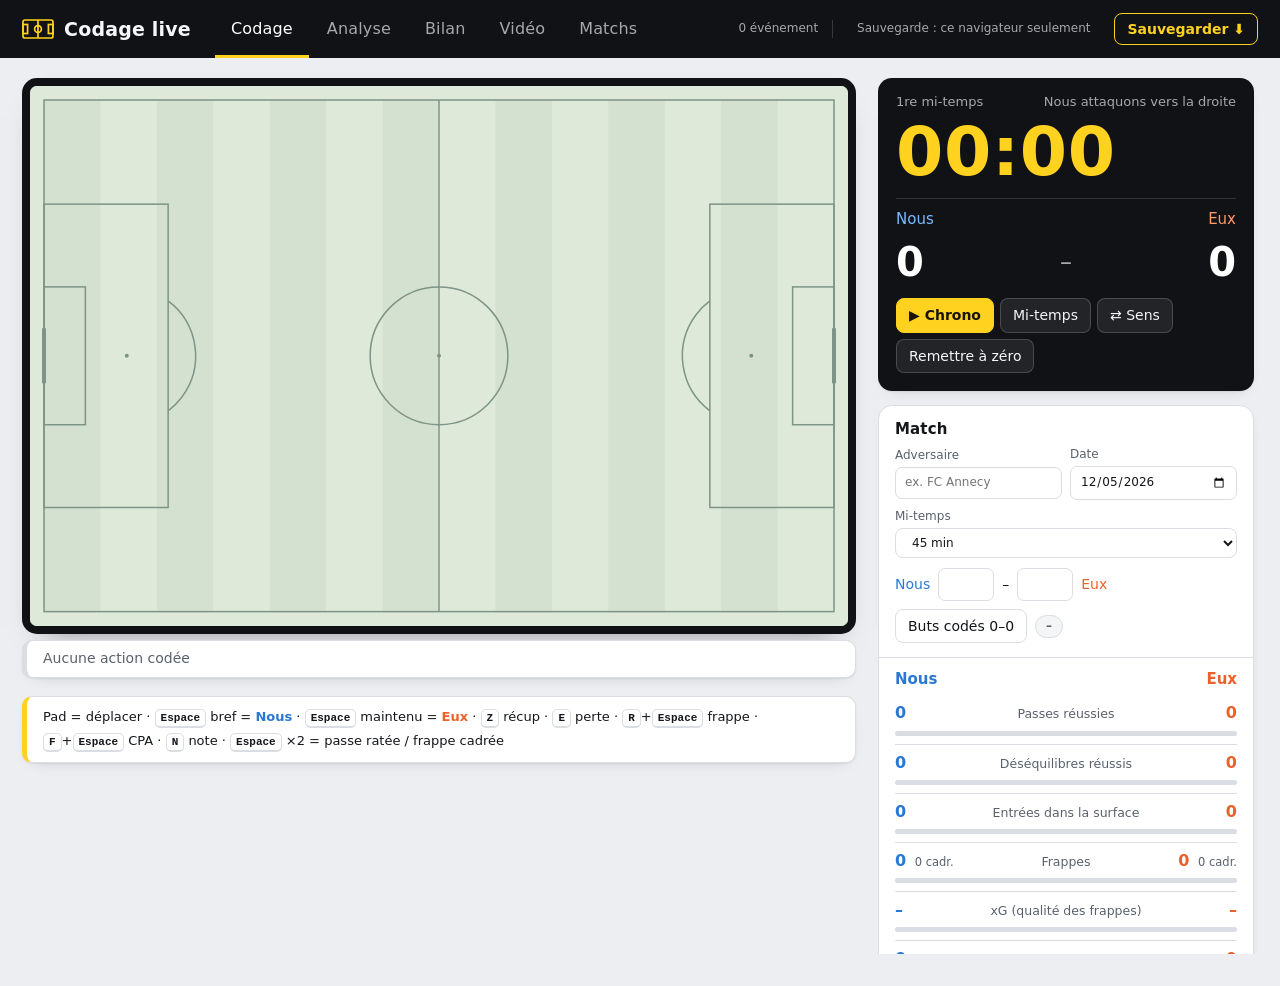
<file: index.html>
<!DOCTYPE html>
<html lang="fr">
<head>
<meta charset="utf-8">
<meta name="viewport" content="width=device-width, initial-scale=1">
<title>Codage live — Match</title>
<link rel="manifest" href="manifest.webmanifest">
<meta name="theme-color" content="#111215">
<link rel="icon" href="icons/icon-192.png">
<link rel="stylesheet" href="css/style.css">
</head>
<body>
<header>
  <h1><svg class="mark" viewBox="0 0 32 20" aria-hidden="true"><rect x="1" y="1" width="30" height="18" rx="2"/><line x1="16" y1="1" x2="16" y2="19"/><circle cx="16" cy="10" r="3.4"/><rect x="1" y="5.5" width="4.6" height="9"/><rect x="26.4" y="5.5" width="4.6" height="9"/></svg>Codage live</h1>
  <nav>
    <button id="tab-live" class="tab on">Codage</button>
    <button id="tab-analysis" class="tab">Analyse</button>
    <button id="tab-bilan" class="tab">Bilan</button>
    <button id="tab-video" class="tab">Vidéo</button>
    <button id="tab-matches" class="tab">Matchs</button>
  </nav>
  <span id="count" class="sub"></span>
  <span id="save-state" class="sub save"></span>
  <button id="btn-save-top" class="ghost" title="Télécharge toutes les parties dans un fichier de sauvegarde (JSON)">Sauvegarder ⬇</button>
  <span id="flash" class="flash"></span>
</header>

<main id="view-live">
  <section class="stage">
    <canvas id="live"></canvas>
    <p id="last" class="last none"></p>
    <div id="note-box" class="note-box" hidden><b id="note-t"></b><input id="note-in" type="text" maxlength="200" autocomplete="off" placeholder="Note (ex. bloc trop bas) — Entrée = garder · Échap = annuler"></div>
    <p id="hint" class="hint"></p>
  </section>
  <aside>
    <div class="board">
      <div class="board-top"><span id="half"></span><span id="dir"></span></div>
      <div id="clock" class="clock">00:00</div>
      <div class="scoreline"><span class="sl-t n">Nous</span><b id="sb-n">0</b><i>–</i><b id="sb-e">0</b><span class="sl-t e">Eux</span></div>
      <div class="row">
        <button id="btn-clock" class="pri">▶ Chrono</button>
        <button id="btn-half">Mi-temps</button>
        <button id="btn-flip" title="Inverser le sens du terrain">⇄ Sens</button>
        <button id="btn-zero" title="Efface les événements, le score et le chrono de CE match">Remettre à zéro</button>
      </div>
    </div>
    <div class="sheet">
      <section class="matchcard">
        <h2>Match</h2>
        <div class="fields">
          <label>Adversaire <input id="m-adv" type="text" placeholder="ex. FC Annecy" autocomplete="off"></label>
          <label>Date <input id="m-date" type="date"></label>
          <label title="Durée d'une mi-temps : la 2e commence à ce temps au chrono (courbes et vidéo en tiennent compte)">Mi-temps <select id="m-hmin"></select></label>
        </div>
        <div class="fields score">
          <span class="n">Nous</span><input id="m-sn" type="number" min="0" max="30" inputmode="numeric">
          <span>–</span><input id="m-se" type="number" min="0" max="30" inputmode="numeric"><span class="e">Eux</span>
          <button id="m-fill" title="Reprendre les buts codés comme score">Buts codés</button>
          <span id="m-res" class="badge"></span>
        </div>
      </section>
      <section><div id="live-stats"></div></section>
      <section id="notes-sec" hidden><h2>Notes</h2><ul id="notes" class="recent notes"></ul></section>
      <section><h2>Derniers événements</h2><ul id="recent" class="recent"></ul>
        <div class="row">
          <button id="btn-undo">Annuler (Ctrl+Z)</button>
          <button id="btn-redo" disabled>Rétablir (Ctrl+Y)</button>
        </div>
      </section>
      <details class="fold" open><summary>Raccourcis</summary><table class="legend"><tbody id="legend"></tbody></table></details>
      <details class="fold">
        <summary>Données et sauvegardes</summary>
        <p class="sub" id="save-note">Sauvegarde automatique à chaque événement.</p>
        <div class="row">
          <button id="btn-dl-csv">Télécharger CSV</button>
          <button id="btn-dl-all">Sauvegarde complète (JSON)</button>
          <button id="btn-import" title="Recharger une sauvegarde JSON (autre appareil, autre version de l'outil)">Importer une sauvegarde</button>
          <input id="file-import" type="file" accept=".json,application/json" hidden>
          <button id="btn-json">Copier JSON</button>
          <button id="btn-csv">Copier CSV</button>
          <button id="btn-reset">Nouveau match</button>
        </div>
      </details>
    </div>
  </aside>
</main>

<main id="view-analysis" hidden>
  <div class="filters">
    <div id="an-presets" class="chips"></div>
    <label>Filtre <select id="f-result"><option value="all">toutes</option><option value="ok">réussies</option><option value="ko">manquées</option></select></label>
    <label>Période <select id="f-half"><option value="0">match entier</option><option value="1">1re mi-temps</option><option value="2">2e mi-temps</option></select></label>
  </div>
  <details class="howto"><summary>Comment lire ces cartes</summary>
  <p class="sub keyline">Nous attaquons toujours vers la droite. Pointillé = raté. Croix rouge = perte de Nous (= récup d'Eux), croix bleue = perte d'Eux (= récup de Nous). Clique une petite carte pour l'agrandir.</p>
  <p id="diff-key" class="sub keyline" hidden>Carte sûr / à risque — <b>couleur</b> : <b class="n">bleu</b> = zone plus sûre que la moyenne · gris = dans la moyenne · <b style="color:var(--perte)">rouge</b> = plus de pertes que la moyenne. <b>Intensité</b> = volume : une zone à 2 passes reste invisible, une zone à 70 passes ressort fort.</p>
  <p id="duel-key" class="sub keyline" hidden>Erreurs techniques = passes ou conduites ratées : « Nos pertes » = nos ballons perdus ainsi, « Nos récupérations » = ceux que l'adversaire perd ainsi. Duels = ce que tu codes avec <kbd>Z</kbd> (gagné) et <kbd>E</kbd> (perdu). Carte des duels — <b class="n">bleu / froid</b> = on y gagne plus de duels que d'habitude · gris = dans la moyenne · <b style="color:var(--perte)">rouge / chaud</b> = on y en perd plus. Petits points = chaque duel. Intensité = nombre de duels.</p>
  </details>
  <div id="an-grid" class="maps"></div>
  <details id="an-det" class="card"><summary>Tableaux par zones (4 zones × 5 couloirs)</summary>
    <div class="maps two">
      <section><h2>Nous</h2><div id="zones-n" class="zones"></div></section>
      <section><h2>Eux</h2><div id="zones-e" class="zones"></div></section>
    </div>
  </details>
  <section class="card"><div id="an-stats"></div></section>
</main>

<main id="view-bilan" hidden>
  <div class="filters">
    <label>Période <select id="b-half"><option value="0">match entier</option><option value="1">1re mi-temps</option><option value="2">2e mi-temps</option></select></label>
    <button id="btn-bilan-copy">Copier le bilan</button>
    <span class="sub">✓ point positif · ⚠ à surveiller · • info. Lecture automatique des chiffres codés : à toi de juger.</span>
    <span id="bi-note" class="sub"></span>
  </div>
  <section class="card wide">
    <h2>Momentum : qui domine, minute après minute</h2>
    <div class="filters">
      <label>Fenêtre <select id="mo-win"><option value="3">3 min</option><option value="5" selected>5 min</option><option value="10">10 min</option></select></label>
      <span class="sub"><b class="n">■</b> avantage Nous · <b class="e">■</b> avantage Eux · ○ but</span>
    </div>
    <div id="mo-chart"></div><p id="mo-note" class="sub"></p><p id="mo-rule" class="sub"></p>
  </section>
  <section class="card"><div id="bi-stats"></div></section>
  <section class="card">
    <h2>Évolution par tranches de 15 min</h2>
    <div class="filters">
      <label>Indicateur <select id="t-metric">
        <option value="deseq">Déséquilibres réussis</option><option value="shots">Frappes</option>
        <option value="perte">Pertes de balle</option><option value="recup">Récupérations</option></select></label>
      <span class="sub"><b class="n">■</b> Nous · <b class="e">■</b> Eux</span>
    </div>
    <div id="t-chart"></div><p id="t-note" class="sub"></p>
  </section>
  <div class="bilan">
    <section class="card"><h2>Notre jeu</h2><ul id="bi-nous" class="insights"></ul></section>
    <section class="card"><h2>Leur jeu</h2><ul id="bi-eux" class="insights"></ul></section>
    <section class="card"><h2>Nous face à Eux</h2><ul id="bi-duel" class="insights"></ul></section>
    <section class="card" id="bi-notes-sec" hidden><h2>Notes du match</h2><ul id="bi-notes" class="recent notes"></ul></section>
  </div>
</main>

<main id="view-video" hidden>
  <div class="vd-wrap">
    <section class="card vd-main">
      <div class="row vd-top">
        <button id="vd-open" class="pri">Ouvrir la vidéo du match</button>
        <input id="vd-input" type="file" accept="video/*" hidden>
        <span id="vd-file" class="sub"></span>
      </div>
      <div id="vd-stage" class="vd-stage"><video id="vd" controls preload="metadata"></video><canvas id="dr-canvas"></canvas></div>
      <div id="dr-bar" class="row dr-bar" hidden>
        <span class="sub">Glisse sur l'image :</span>
        <button data-tool="arrow">➜ Flèche</button><button data-tool="dash">⇢ Course (pointillé)</button><button data-tool="line">— Trait</button><button data-tool="circle">◯ Cercle</button>
        <button data-color="jaune" class="sw" style="--c:#ffd21f" title="Jaune"></button><button data-color="rouge" class="sw" style="--c:#ff3b3b" title="Rouge"></button><button data-color="bleu" class="sw" style="--c:#3d8ce8" title="Bleu"></button><button data-color="blanc" class="sw" style="--c:#ffffff" title="Blanc"></button>
        <button data-act="undo">↶ Retirer le dernier</button><button data-act="clear">Tout effacer</button>
      </div>
      <div class="row">
        <button id="vd-prev" title="Action précédente (J)">◀ Précédente</button>
        <button id="vd-next" title="Action suivante (K)">Suivante ▶</button>
        <button id="dr-toggle" title="Met la vidéo en pause et permet de tracer flèches, courses et cercles (rien n'est enregistré)">✎ Dessiner</button>
        <button id="dr-full" title="Plein écran avec les dessins (pour montrer aux joueurs)">⛶ Plein écran</button>
        <button id="vd-chain" title="Lit à la suite toutes les actions de la liste (filtre et équipe choisis), 4 s avant à 5 s après chacune">▶▶ Enchaîner la sélection</button>
        <span class="sub"><kbd>J</kbd> / <kbd>K</kbd> action précédente / suivante · <kbd>L</kbd> lecture / pause. La vidéo démarre 4 s avant l'action. « Enchaîner » passe toute la liste filtrée, comme une playlist.</span>
      </div>
    </section>
    <aside class="vd-side">
      <section class="card">
        <h2>Caler la vidéo sur le codage</h2>
        <p class="sub">Méthode simple : mets la vidéo sur le coup d'envoi, puis clique le bouton de la mi-temps. Méthode précise : choisis une action dans la liste, avance la vidéo au moment exact où elle se passe, puis « C'est ici ».</p>
        <div class="vd-k"><b>1re mi-temps</b> <span id="vd-k1" class="sub"></span>
          <div class="row"><button id="vd-ko1">Coup d'envoi 1re ici</button><button id="vd-m1" title="Décaler de −1 s">−1 s</button><button id="vd-p1" title="Décaler de +1 s">+1 s</button></div></div>
        <div class="vd-k"><b>2e mi-temps</b> <span id="vd-k2" class="sub"></span>
          <div class="row"><button id="vd-ko2">Coup d'envoi 2e ici</button><button id="vd-m2" title="Décaler de −1 s">−1 s</button><button id="vd-p2" title="Décaler de +1 s">+1 s</button></div></div>
        <div class="row"><button id="vd-here" title="L'action choisie dans la liste se passe à l'instant affiché">C'est ici (action choisie)</button>
          <button id="vd-export" title="Actions codées + seconde dans la vidéo, pour l'analyse automatique">Exporter actions + vidéo (JSON)</button></div>
      </section>
      <section class="card">
        <div class="filters vd-f"><div id="vd-filters" class="chips"></div>
          <div id="vd-team" class="chips"><button class="chip" data-k="N">Nous</button><button class="chip" data-k="E">Eux</button><button class="chip" data-k="all">Les deux</button></div>
          <span id="vd-n" class="sub"></span></div>
        <canvas id="vd-pitch"></canvas>
        <ul id="vd-list" class="vd-list"></ul>
      </section>
    </aside>
  </div>
</main>

<main id="view-matches" hidden>
  <section class="card">
    <h2>Matchs enregistrés</h2>
    <div class="row"><button id="btn-new">+ Nouveau match</button><span class="sub" id="lib-note"></span></div>
    <div id="lib-list"></div>
  </section>
  <section class="card">
    <h2>Points de sauvegarde automatiques</h2>
    <p class="sub">Copies prises toutes les 20 actions, toutes les 3 min, et avant remise à zéro, suppression, nouveau match ou import. « Restaurer » crée un nouveau match avec cette copie : rien n'est écrasé.</p>
    <div id="snap-list"></div>
  </section>
  <section class="card">
    <h2>Victoires, nuls, défaites</h2>
    <p class="sub">Moyenne par match des indicateurs codés. Le score est celui saisi dans la carte « Match » (sinon les buts codés).</p>
    <div id="cmp"></div>
  </section>
</main>

<script src="js/config.js"></script>
<script src="js/clock.js"></script>
<script src="js/events.js"></script>
<script src="js/backup.js"></script>
<script src="js/pitch.js"></script>
<script src="js/stats.js"></script>
<script src="js/viz.js"></script>
<script src="js/momentum.js"></script>
<script src="js/chart.js"></script>
<script src="js/sync.js"></script>
<script src="js/input.js"></script>
<script src="js/video.js"></script>
<script src="js/dessin.js"></script>
<script src="js/ui.js"></script>
<script src="js/pwa.js"></script>
<script>FC.ui.init();</script>
</body>
</html>
</file>
<file: css/style.css>
/* ===== Codage live — thème « maillot noir & jaune » =====
   Noir maillot pour le cadre et le tableau d'affichage, jaune club pour ce qui est actif, fond gris froid, terrain vert pâle.
   Nous = bleu, Eux = orange : ces deux couleurs ne servent QU'À désigner les équipes (le jaune ne sert qu'à l'interface). */
:root {
  color-scheme: light;
  --display: "Bahnschrift", "Segoe UI Variable Display", "Segoe UI Semibold", "DejaVu Sans Condensed", system-ui, sans-serif;
  --body: "Segoe UI Variable Text", "Segoe UI", system-ui, -apple-system, "Helvetica Neue", sans-serif;

  --bg: #eceef1; --surface: #ffffff; --surface2: #f4f5f7;
  --ink: #14161a; --ink2: #5a616c; --rule: #dadde2;
  --turf: #111215; --turf2: #2b2e34; --chalk: #f5f6f8; --chalk2: rgba(245, 246, 248, .66);
  --yellow: #ffd21f; --yellow-ink: #17140a;
  --shadow: 0 1px 2px rgba(17, 18, 21, .06), 0 6px 18px -12px rgba(17, 18, 21, .28);

  --pitch: #dfe9d9; --pitch-line: #7e9486; --pitch-stripe: rgba(30, 80, 45, .05);

  --nous: #2a78d6; --eux: #e9622b;
  --nous-d: #12a39a; --eux-d: #b8439b;
  --danger: #c93434; --perte: #d22f2f; --good: #12803a; --warn: #d89200;
  --nous-on: #7db8ff; --eux-on: #ff9a6b;   /* variantes claires pour fond noir */
}
@media (prefers-color-scheme: dark) {
  :root {
    color-scheme: dark;
    --bg: #08090b; --surface: #131417; --surface2: #1a1c20;
    --ink: #eceef1; --ink2: #9aa0aa; --rule: #26282d;
    --turf: #000000; --turf2: #24262b;
    --shadow: 0 1px 2px rgba(0, 0, 0, .5), 0 8px 22px -14px rgba(0, 0, 0, .9);
    --pitch: #161c17; --pitch-line: #55695b; --pitch-stripe: rgba(255, 255, 255, .02);
    --nous: #3d8ce8; --eux: #e0642c; --nous-d: #17a094; --eux-d: #cf5fb3; --danger: #ee7070; --perte: #e64545;
    --good: #46c27a; --warn: #f0b429;
  }
}

* { box-sizing: border-box; }
body { margin: 0; background: var(--bg); color: var(--ink); font: 14px/1.45 var(--body); -webkit-font-smoothing: antialiased; }
:focus-visible { outline: 2px solid var(--nous); outline-offset: 2px; }

/* ----- cadre ----- */
header { display: flex; align-items: center; gap: 24px; padding: 0 22px; height: 58px; background: var(--turf); color: var(--chalk); }
h1 { display: flex; align-items: center; gap: 10px; margin: 0; font: 600 19px/1 var(--display); letter-spacing: .01em; white-space: nowrap; }
h1 .mark { width: 32px; height: 20px; fill: none; stroke: var(--yellow); stroke-width: 1.7; }
nav { display: flex; align-self: stretch; gap: 2px; }
header nav button.tab { background: transparent; border: 0; border-bottom: 3px solid transparent; border-radius: 0; color: var(--chalk2);
  padding: 0 16px; font: 500 16px/1 var(--display); letter-spacing: .01em; margin-top: 3px; }
header nav button.tab:hover:not(:disabled) { color: var(--chalk); border-color: transparent; border-bottom-color: rgba(255, 210, 31, .45); }
header nav button.tab.on, header nav button.tab.on:hover:not(:disabled) { color: #fff; border-bottom-color: var(--yellow); background: transparent; }
header .sub { color: var(--chalk2); }
header button.ghost { background: transparent; border-color: var(--yellow); color: var(--yellow); padding: 5px 12px; font-weight: 600; }
header button.ghost:hover:not(:disabled) { background: var(--yellow); border-color: var(--yellow); color: var(--yellow-ink); }
header #count { margin-left: auto; font-variant-numeric: tabular-nums; padding-right: 14px; border-right: 1px solid rgba(255, 255, 255, .16); }
/* Message bref : en bas au centre, toujours visible (même pendant la saisie, même sur petit écran). */
.flash { position: fixed; left: 50%; bottom: 22px; transform: translateX(-50%); z-index: 50; pointer-events: none; opacity: 0; transition: opacity .2s; font: 600 15px/1.3 var(--display); color: var(--yellow-ink); background: var(--yellow); padding: 8px 18px; border-radius: 99px; box-shadow: 0 8px 24px -8px rgba(0, 0, 0, .5); max-width: calc(100vw - 32px); }
.flash:empty { display: none; }
.flash.on { opacity: 1; }
.save { font-size: 12px; } header .save.err { color: #ffb4b4; font-weight: 600; }
main { padding: 20px 22px 32px; max-width: 1560px; margin: 0 auto; }

/* ----- titres & texte ----- */
h2 { font: 600 15px/1.2 var(--display); letter-spacing: .01em; margin: 0 0 8px; color: var(--ink); }
.sub { color: var(--ink2); font-size: 12px; }
.sub2 { font-size: 10px; opacity: .8; }
.n { color: var(--nous); } .e { color: var(--eux); } .nd { color: var(--nous-d); } .ed { color: var(--eux-d); }
kbd { font: 600 11px/1 ui-monospace, "Cascadia Mono", Consolas, monospace; color: var(--ink); background: var(--surface); border: 1px solid var(--rule);
  border-bottom-width: 2px; border-radius: 5px; padding: 2px 5px; white-space: nowrap; }

/* ----- boutons & champs ----- */
button, select { font: inherit; color: var(--ink); background: var(--surface); border: 1px solid var(--rule); border-radius: 8px; padding: 6px 12px; cursor: pointer;
  transition: background .12s, border-color .12s, color .12s; }
button:hover:not(:disabled), select:hover { background: var(--surface2); border-color: var(--ink2); }
button:active:not(:disabled) { transform: translateY(1px); }
button:disabled { opacity: .4; cursor: default; }
button.danger { color: var(--danger); border-color: var(--danger); }
select { padding-right: 6px; }
input[type=text], input[type=date], input[type=number] { font: inherit; color: var(--ink); background: var(--surface); border: 1px solid var(--rule); border-radius: 7px; padding: 6px 9px; min-width: 0; }
input:hover { border-color: var(--ink2); }
.fields { display: flex; flex-wrap: wrap; gap: 8px; align-items: center; }
.fields label { display: grid; gap: 3px; font-size: 12px; color: var(--ink2); flex: 1 1 120px; }
.fields.score { margin-top: 10px; } .fields.score input { width: 56px; text-align: center; font: 600 16px var(--display); }
.row { display: flex; flex-wrap: wrap; gap: 6px; margin-top: 10px; }
.badge { font-weight: 600; padding: 2px 10px; border-radius: 99px; background: var(--surface2); border: 1px solid var(--rule); font-size: 12px; }
.badge.V { color: var(--good); border-color: var(--good); } .badge.D { color: var(--danger); border-color: var(--danger); } .badge.N { color: var(--ink2); }

/* ----- vue Codage ----- */
#view-live { display: grid; grid-template-columns: minmax(0, 1fr) 380px; gap: 22px; align-items: start; }
#view-live[hidden], #view-analysis[hidden], #view-matches[hidden], #view-bilan[hidden], #view-video[hidden] { display: none; }
.stage canvas, .maps canvas { width: 100%; display: block; border-radius: 8px; background: var(--pitch); cursor: crosshair; }
.stage canvas { margin: 8px; width: calc(100% - 16px); box-shadow: 0 0 0 8px var(--turf), 0 16px 30px -14px rgba(0, 0, 0, .55); border-radius: 7px; }
.maps canvas { cursor: default; }
.hint { margin: 18px 0 0; padding: 8px 16px; font-size: 13px; background: var(--surface); border: 1px solid var(--rule); border-left: 5px solid var(--yellow); border-radius: 10px; min-height: 44px; line-height: 1.9; box-shadow: var(--shadow); }

aside { display: grid; gap: 14px; }
/* tableau d'affichage : noir, chrono jaune, c'est LE point fort de l'écran */
.board { background: var(--turf); color: var(--chalk); border-radius: 14px; padding: 16px 18px 18px; box-shadow: var(--shadow); }
.board-top { display: flex; justify-content: space-between; gap: 10px; font: 500 13px/1.2 var(--display); color: var(--chalk2); }
.clock { font: 600 68px/1 var(--display); font-variant-numeric: tabular-nums; letter-spacing: .01em; margin: 8px 0 12px; color: var(--yellow); }
.scoreline { display: grid; grid-template-columns: 1fr auto 1fr; align-items: center; gap: 12px; font-family: var(--display); padding: 10px 0 0; border-top: 1px solid rgba(255, 255, 255, .14); }
.scoreline .sl-t { font-size: 15px; font-weight: 500; }
.scoreline .sl-t.n { color: var(--nous-on); grid-column: 1; grid-row: 1; } .scoreline .sl-t.e { color: var(--eux-on); grid-column: 3; grid-row: 1; text-align: right; }
.scoreline b { font: 600 40px/1 var(--display); font-variant-numeric: tabular-nums; min-width: 1ch; text-align: center; color: #fff; }
.scoreline #sb-n, .scoreline #sb-e { grid-row: 2; } .scoreline #sb-n { grid-column: 1; text-align: left; } .scoreline #sb-e { grid-column: 3; text-align: right; }
.scoreline i { font-style: normal; color: var(--chalk2); font-size: 24px; grid-column: 2; grid-row: 2; }
.board .row { margin-top: 16px; }
.board button { background: rgba(255, 255, 255, .08); border-color: rgba(255, 255, 255, .18); color: var(--chalk); }
.board button:hover:not(:disabled) { background: rgba(255, 255, 255, .18); border-color: rgba(255, 255, 255, .4); }
.board button.pri { background: var(--yellow); color: var(--yellow-ink); border-color: var(--yellow); font-weight: 700; }
.board button.pri:hover:not(:disabled) { background: #ffe066; border-color: #ffe066; }
.board button.danger { color: #ffb4b4; border-color: #ffb4b4; background: rgba(255, 180, 180, .1); }

/* feuille de match : un seul bloc, des filets au lieu de cartes empilées */
.sheet { background: var(--surface); border: 1px solid var(--rule); border-radius: 14px; box-shadow: var(--shadow); }
.sheet > section, .sheet > details { padding: 14px 16px; }
.sheet > * + * { border-top: 1px solid var(--rule); }
details.fold > summary { cursor: pointer; font: 600 15px/1.2 var(--display); list-style: none; display: flex; align-items: center; gap: 8px; }
details.fold > summary::before { content: ""; width: 7px; height: 7px; border-right: 2px solid var(--ink); border-bottom: 2px solid var(--ink); transform: rotate(-45deg); transition: transform .15s; }
details.fold[open] > summary::before { transform: rotate(45deg); }
details.fold > summary::-webkit-details-marker { display: none; }
details.fold > :not(summary):first-of-type { margin-top: 10px; }

table { border-collapse: collapse; width: 100%; }
table.stats th { text-align: left; font-weight: 400; color: var(--ink2); padding: 4px 0; }
table.stats th.n { color: var(--nous); text-align: right; font: 600 14px var(--display); } table.stats th.e { color: var(--eux); text-align: right; font: 600 14px var(--display); }
table.stats thead th { padding-bottom: 6px; }
table.stats td { text-align: right; padding: 4px 0 4px 10px; font-variant-numeric: tabular-nums; }
table.stats tbody tr + tr { border-top: 1px solid var(--rule); }
.legend th { text-align: left; font-weight: 600; font-size: 12px; padding: 4px 10px 4px 0; white-space: nowrap; vertical-align: top; }
.legend td { font-size: 12px; color: var(--ink2); padding: 4px 0; }
.legend tr + tr { border-top: 1px solid var(--rule); }
.recent { list-style: none; margin: 0; padding: 0; font-size: 12.5px; display: grid; gap: 2px; }
.recent li { padding: 4px 0 4px 10px; border-left: 3px solid var(--rule); font-variant-numeric: tabular-nums; }
.recent li.n { border-left-color: var(--nous); color: var(--ink); } .recent li.e { border-left-color: var(--eux); color: var(--ink); }

/* ----- cartes (Analyse, Bilan, Matchs) ----- */
.card { background: var(--surface); border: 1px solid var(--rule); border-radius: 14px; padding: 16px 18px; box-shadow: var(--shadow); }
details.card { margin-bottom: 14px; } details.card summary { cursor: pointer; font: 600 15px var(--display); }
.filters { display: flex; flex-wrap: wrap; align-items: center; gap: 12px 16px; margin-bottom: 14px; }
.filters label { display: flex; align-items: center; gap: 8px; color: var(--ink2); }
.keyline { margin: 0 0 10px; max-width: 110ch; }
.maps { display: grid; grid-template-columns: repeat(var(--cols, 2), minmax(0, 1fr)); gap: 14px; margin-bottom: 14px; }
.maps.two { --cols: 2; margin: 12px 0 0; }
.maps .pan { padding: 12px; display: flex; flex-direction: column; }
.maps .pan canvas { margin-top: auto; }
.maps .pan h2 { white-space: nowrap; overflow: hidden; text-overflow: ellipsis; margin-bottom: 10px; }
.maps.dense .pan { padding: 9px; } .maps.dense .pan h2 { font-size: 13px; margin-bottom: 6px; white-space: normal; line-height: 1.25; }
.pan.click { cursor: zoom-in; transition: border-color .12s, box-shadow .12s; }
.pan.click:hover { border-color: var(--ink); }
.maps .pan canvas { cursor: inherit; }

/* préréglages = sélecteur segmenté */
.chips { display: inline-flex; flex-wrap: wrap; gap: 2px; padding: 4px; background: var(--surface); border: 1px solid var(--rule); border-radius: 12px; box-shadow: var(--shadow); }
button.chip { border: 0; background: transparent; border-radius: 7px; padding: 6px 13px; font: 500 14px var(--display); color: var(--ink2); }
button.chip:hover:not(:disabled) { background: var(--surface); color: var(--ink); }
button.chip.on, button.chip.on:hover:not(:disabled) { background: var(--turf); color: var(--yellow); box-shadow: 0 1px 2px rgba(0, 0, 0, .3); }

/* tableaux de zones */
.zones { display: grid; grid-template-columns: 1fr 1fr; gap: 16px 14px; margin-top: 10px; }
.zone table { table-layout: fixed; font-size: 12px; }
.zone th { text-align: left; font-weight: 400; color: var(--ink2); width: 70px; font-size: 11px; }
.zone td { text-align: center; padding: 8px 2px; font-size: 12px; border: 2px solid var(--surface); border-radius: 4px; }
.zone tr.ax td { color: var(--ink2); font-size: 11px; padding: 2px; }
.zt { font-size: 13px; font-weight: 600; margin-bottom: 4px; }

/* bilan */
.bilan { display: grid; grid-template-columns: repeat(3, minmax(0, 1fr)); gap: 14px; }
#view-bilan { display: grid; grid-template-columns: minmax(0, 5fr) minmax(0, 6fr); gap: 14px; align-items: start; }
#view-bilan > .filters, #view-bilan > .bilan, #view-bilan > .wide { grid-column: 1 / -1; margin: 0; }
.insights { list-style: none; margin: 0; padding: 0; display: grid; }
.insights li { display: grid; grid-template-columns: 20px 1fr; gap: 8px; padding: 9px 0; border-top: 1px solid var(--rule); line-height: 1.4; }
.insights li:first-child { border-top: 0; padding-top: 2px; }
.insights li .ic { color: var(--ink2); text-align: center; }
.insights li.tone-good .ic { color: var(--good); } .insights li.tone-warn .ic { color: var(--warn); }
.insights li.tone-warn { font-weight: 500; }
.insights .ic { font-weight: 700; }

/* matchs */
#view-matches { display: grid; gap: 14px; }
table.lib { font-size: 13px; margin-top: 8px; } table.lib th { text-align: left; color: var(--ink2); font-weight: 500; padding: 5px 10px 5px 0; }
table.lib td { padding: 7px 10px 7px 0; border-top: 1px solid var(--rule); } table.lib tr.cur td { background: var(--surface2); }
table.lib td.act { text-align: right; white-space: nowrap; } table.lib td.act button { padding: 3px 9px; margin-left: 4px; }
table.cmp { font-size: 13px; } table.cmp th, table.cmp td { padding: 5px 10px; text-align: right; font-variant-numeric: tabular-nums; }
table.cmp thead th { color: var(--ink2); font-weight: 600; } table.cmp td:first-child, table.cmp th:first-child { text-align: left; }
table.cmp tbody tr { border-top: 1px solid var(--rule); }
table.cmp tr.grp td { color: var(--ink); font: 600 14px var(--display); background: var(--surface2); }
.up { color: var(--good); font-weight: 600; } .down { color: var(--danger); font-weight: 600; }

@media (max-width: 1000px) {
  #view-live { grid-template-columns: 1fr; }
  .bilan, #view-bilan { grid-template-columns: 1fr; }
  .maps { --cols: 1 !important; }
  .maps.dense { --cols: 2 !important; } .maps.two { --cols: 1; }
  header { gap: 6px 12px; padding: 6px 12px; height: auto; flex-wrap: wrap; }
  header nav { order: 3; width: 100%; overflow-x: auto; } header nav button.tab { padding: 10px 12px; }
}
@media (prefers-reduced-motion: reduce) { * { transition: none !important; } }

/* ----- fiche de match « stats TV » ----- */
.facts { display: grid; font-variant-numeric: tabular-nums; }
.facts .fh { display: flex; justify-content: space-between; font: 600 15px/1 var(--display); padding-bottom: 8px; }
.facts .fr { display: grid; grid-template-columns: minmax(64px, auto) 1fr minmax(64px, auto); align-items: baseline; column-gap: 10px; padding: 9px 0 0; }
.facts .fr + .fr:not(.minor) { border-top: 1px solid var(--rule); margin-top: 8px; }
.facts .fr .l { text-align: center; color: var(--ink2); font-size: 12.5px; }
.facts .fr .v { font: 600 18px/1.1 var(--display); }
.facts .fr .v.e, .facts .fr > .v:nth-child(3) { text-align: right; }
.facts .fr .v .sub { font: 400 11.5px var(--body); margin-left: 3px; }
.facts .bar { grid-column: 1 / -1; display: flex; height: 5px; margin-top: 7px; border-radius: 3px; overflow: hidden; background: var(--eux); }
.facts .bar i { display: block; background: var(--nous); border-right: 2px solid var(--surface); }
.facts .bar.empty { background: var(--rule); } .facts .bar.empty i { background: transparent; border: 0; }
.facts .fr.minor { padding-top: 4px; }
.facts .fr.minor .v { font: 400 13px/1.2 var(--body); color: var(--ink2); }
.facts .fr.minor .l { font-size: 11.5px; }
#live-stats .facts .fr .v { font-size: 16px; }

/* ----- analyse : légende repliée ----- */
details.howto { margin: 0 0 14px; }
details.howto > summary { cursor: pointer; display: inline-flex; align-items: center; gap: 8px; font: 500 13px var(--display); color: var(--ink2);
  padding: 5px 12px; border: 1px solid var(--rule); border-radius: 99px; background: var(--surface); list-style: none; }
details.howto > summary::-webkit-details-marker { display: none; }
details.howto > summary::before { content: "?"; display: inline-grid; place-items: center; width: 16px; height: 16px; border-radius: 50%; background: var(--turf); color: var(--yellow); font: 700 11px/1 var(--display); }
details.howto[open] > summary { color: var(--ink); border-color: var(--ink2); }
details.howto > p { margin: 10px 0 0; padding: 0 2px; }
.maps .pan h2 { font-size: 14px; }
#an-stats .facts { max-width: 760px; margin: 0 auto; }

/* ----- onglet Vidéo ----- */
.vd-wrap { display: grid; grid-template-columns: minmax(0, 1fr) 380px; gap: 16px; align-items: start; }
.vd-side { display: grid; gap: 16px; }
.vd-top { margin-top: 0; margin-bottom: 10px; align-items: center; }
#vd { width: 100%; max-height: 72vh; background: #000; border-radius: 10px; display: block; }
.vd-k { margin-top: 10px; }
.vd-k .row { margin-top: 6px; }
.vd-f { display: grid; gap: 8px; margin-bottom: 8px; }
#vd-pitch { width: 100%; aspect-ratio: 105 / 68; display: block; border-radius: 8px; margin-bottom: 8px; }
.vd-list { list-style: none; margin: 0; padding: 0; max-height: 46vh; overflow: auto; border-top: 1px solid var(--rule); }
.vd-list li { padding: 6px 8px; border-bottom: 1px solid var(--rule); cursor: pointer; font-size: 13px; }
.vd-list li:hover { background: var(--surface2); }
.vd-list li.sel { background: var(--surface2); box-shadow: inset 3px 0 0 var(--yellow, #f5c400); }
.vd-list li.nosync .vt { opacity: .45; }
.vd-list .vt { display: inline-block; min-width: 52px; font: 600 12px ui-monospace, Consolas, monospace; color: var(--ink2); }
@media (max-width: 1000px) { .vd-wrap { grid-template-columns: 1fr; } }
/* Dernière action sous le terrain + boutons ⇄ / ✕ des derniers événements */
.last { margin: 14px 0 0; padding: 8px 16px; font: 600 17px/1.4 var(--display); font-variant-numeric: tabular-nums; background: var(--surface); border: 1px solid var(--rule); border-left: 5px solid var(--rule); border-radius: 10px; box-shadow: var(--shadow); }
.last.n { border-left-color: var(--nous); } .last.e { border-left-color: var(--eux); } .last.none { color: var(--ink2); font-weight: 400; font-size: 14px; }
.last.pop { animation: lastpop .6s ease-out; }
@keyframes lastpop { from { background: var(--yellow); color: var(--yellow-ink); } to { background: var(--surface); } }
.recent li { display: flex; align-items: center; gap: 4px; } .recent li .rtx { flex: 1; }
.recent button.mini { padding: 0 7px; min-height: 0; height: 22px; font-size: 12px; line-height: 1; opacity: .55; }
.recent li:hover button.mini, .recent button.mini.danger { opacity: 1; }
/* Notes écrites (touche N) */
.note-box { display: flex; align-items: center; gap: 10px; margin: 14px 0 0; padding: 8px 12px; background: var(--surface); border: 2px solid var(--yellow); border-radius: 10px; box-shadow: var(--shadow); }
.note-box[hidden] { display: none; }
.note-box b { font: 600 16px/1 var(--display); font-variant-numeric: tabular-nums; }
.note-box input { flex: 1; font-size: 16px; padding: 6px 10px; }
.recent li.nt, .vd-list li.nt { border-left-color: var(--yellow); font-style: italic; }
/* Dessin sur la vidéo */
.vd-stage { position: relative; background: #000; border-radius: 10px; }
.vd-stage #dr-canvas { position: absolute; left: 0; top: 0; pointer-events: none; }
.vd-stage.drawing #dr-canvas { pointer-events: auto; cursor: crosshair; }
.vd-stage:fullscreen { display: flex; align-items: center; justify-content: center; border-radius: 0; }
.vd-stage:fullscreen #vd { max-height: 100vh; height: 100%; border-radius: 0; }
.dr-bar { align-items: center; flex-wrap: wrap; }
.dr-bar button.on { background: var(--turf); color: var(--yellow); }
.dr-bar button.sw { width: 26px; height: 26px; padding: 0; border-radius: 50%; background: var(--c); border: 2px solid var(--rule); }
.dr-bar button.sw.on { outline: 3px solid var(--ink); outline-offset: 1px; background: var(--c); }
/* Grand écran : la colonne de droite défile toute seule, le terrain reste à l'écran (un clic en bas de la colonne ne le fait plus sortir) */
@media (min-width: 1001px) { #view-live > aside { position: sticky; top: 12px; max-height: calc(100vh - 24px); overflow-y: auto; overscroll-behavior: contain; padding-right: 4px; } }
</file>
